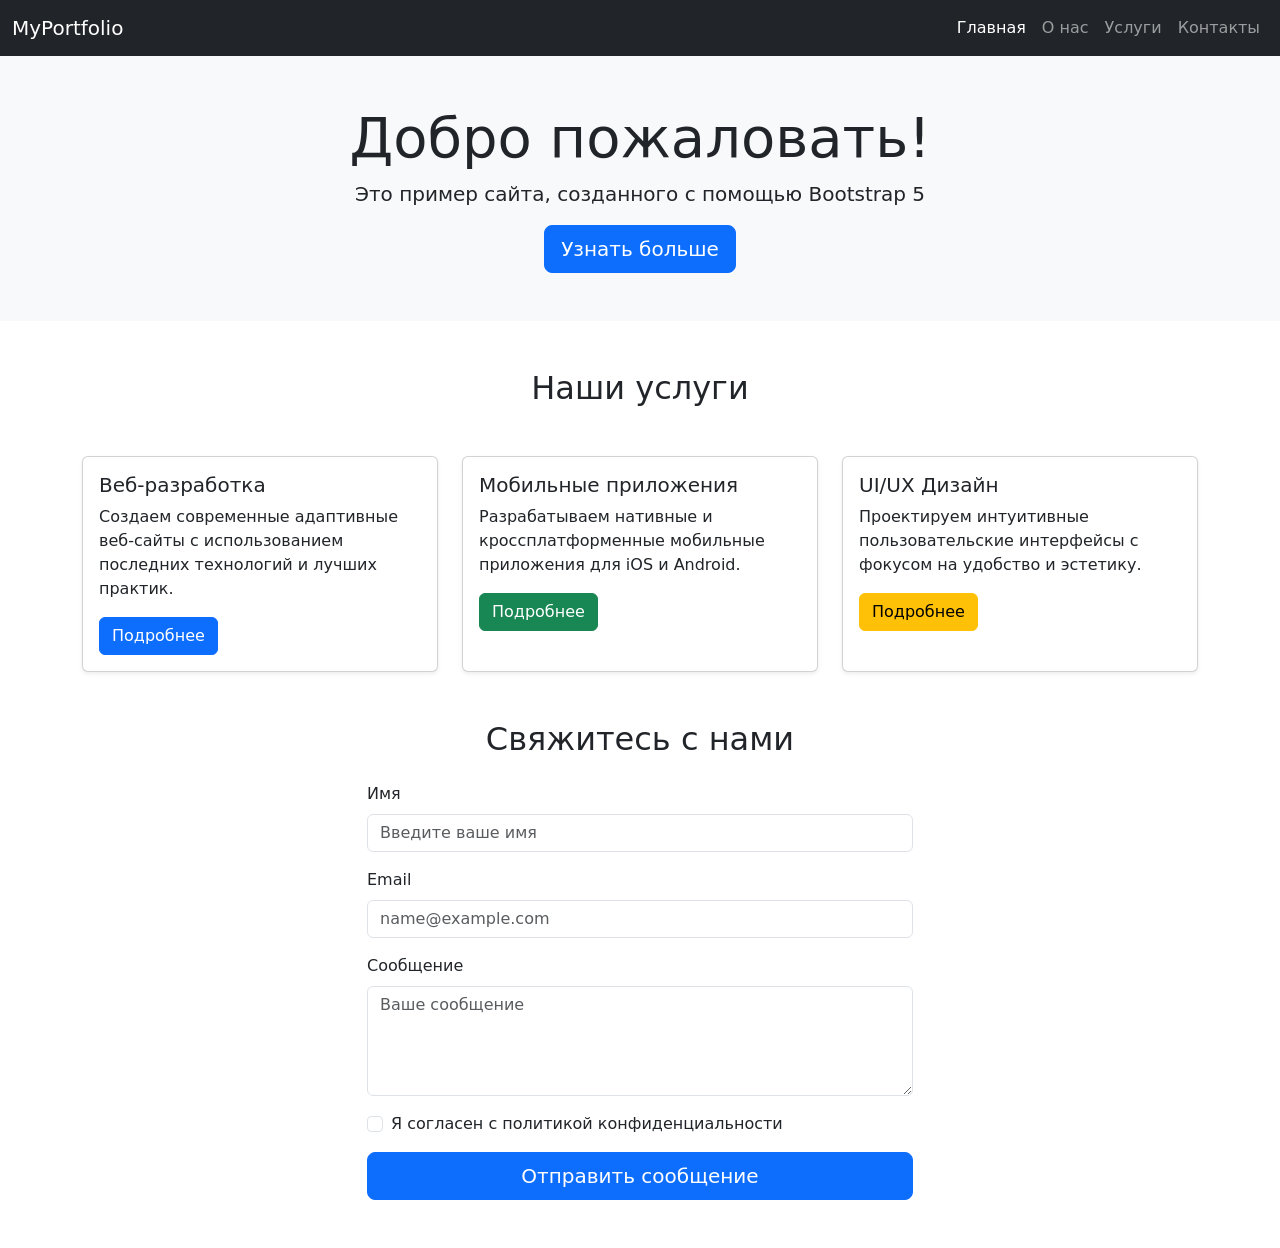
<file: index.html>
<!DOCTYPE html>
<html lang="ru-RU">

<head>
    <meta charset="UTF-8">
    <meta name="viewport" content="width=device-width, initial-scale=1.0">
    <title>Bootstrap Lab - Leontev</title>
    <link href="https://cdn.jsdelivr.net/npm/bootstrap@5.3.8/dist/css/bootstrap.min.css" rel="stylesheet"
        integrity="sha384-sRIl4kxILFvY47J16cr9ZwB07vP4J8+LH7qKQnuqkuIAvNWLzeN8tE5YBujZqJLB" crossorigin="anonymous">

</head>
<!--
<body>
    <div class="container">
        <h1 class="text-center mt-5">Добро пожаловать в Bootstrap</h1>
        <p class="text-center text-muted">Лабораторная работа №10</p>
    </div>
    <script src="https://cdn.jsdelivr.net/npm/bootstrap@5.3.8/dist/js/bootstrap.bundle.min.js"
        integrity="sha384-FKyoEForCGlyvwx9Hj09JcYn3nv7wiPVlz7YYwJrWVcXK/BmnVDxM+D2scQbITxI"
        crossorigin="anonymous"></script>
    <div class="container mt-5">
        <h2 class="mb-4">Примеры Grid System</h2>
        <!  --
        <div class="row mb-4">
            <div class="col bg-primary text-white p-3 border">Колонка 1</div>
            <div class="col bg-secondary text-white p-3 border">Колонка 2</div>
            <div class="col bg-success text-white p-3 border">Колонка 3</div>
        </div>
        <!- --
        <div class="row mb-4">
            <div class="col-4 bg-info text-white p-3 border">4 колонки</div>
            <div class="col-8 bg-warning text-dark p-3 border">8 колонок</div>
        </div>
        <--
        <div class="row mb-4">
            <div class="col-12 col-md-6 col-lg-3 bg-danger text-white p-3 border mb-2">100% → 50% → 25%</div>
            <div class="col-12 col-md-6 col-lg-3 bg-primary text-white p-3 border mb-2">100% → 50% → 25%</div>
            <div class="col-12 col-md-6 col-lg-3 bg-success text-white p-3 border mb-2">100% → 50% → 25%</div>
            <div class="col-12 col-md-6 col-lg-3 bg-warning text-dark p-3 border mb-2">100% → 50% → 25%</div>
        </div>
    </div>
</body>
<!--  -->

<body>
    <!-- Навигационная панель -->
    <nav class="navbar navbar-expand-lg navbar-dark bg-dark">
        <div class="container-fluid">
            <a class="navbar-brand" href="#">MyPortfolio</a>
            <!-- Кнопка для мобильного меню -->
            <button class="navbar-toggler" type="button" data-bs-toggle="collapse" data-bs-target="#navbarNav"
                aria-controls="navbarNav" aria-expanded="false" aria-label="Toggle navigation">
                <span class="navbar-toggler-icon"></span>
            </button>
            <!-- Пункты меню -->
            <div class="collapse navbar-collapse" id="navbarNav">
                <ul class="navbar-nav ms-auto">
                    <li class="nav-item">
                        <a class="nav-link active" href="#home">Главная</a>
                    </li>
                    <li class="nav-item">
                        <a class="nav-link" href="#about">О нас</a>
                    </li>
                    <li class="nav-item">
                        <a class="nav-link" href="#services">Услуги</a>
                    </li>
                    <li class="nav-item">
                        <a class="nav-link" href="#contact">Контакты</a>
                    </li>
                </ul>
            </div>
        </div>
    </nav>
    <!-- Hero секция -->
    <div class="container-fluid bg-light py-5" id="home">
        <div class="container text-center">
            <h1 class="display-4">Добро пожаловать!</h1>
            <p class="lead">Это пример сайта, созданного с помощью Bootstrap 5</p>
            <button class="btn btn-primary btn-lg">Узнать больше</button>
        </div>
    </div>
    <!-- Секция с карточками -->
<div class="container my-5" id="services">
<h2 class="text-center mb-5">Наши услуги</h2>
<div class="row g-4">
<!-- Карточка 1 -->
<div class="col-12 col-md-6 col-lg-4">
<div class="card h-100 shadow-sm">
<div class="card-body">
<h5 class="card-title">Веб-разработка</h5>
<p class="card-text">
Создаем современные адаптивные веб-сайты с использованием
последних технологий и лучших практик.
</p>
<a href="#" class="btn btn-primary">Подробнее</a>
</div>
</div>
</div>
<!-- Карточка 2 -->
<div class="col-12 col-md-6 col-lg-4">
<div class="card h-100 shadow-sm">
<div class="card-body">
<h5 class="card-title">Мобильные приложения</h5>
<p class="card-text">
Разрабатываем нативные и кроссплатформенные мобильные приложения
для iOS и Android.
</p>
<a href="#" class="btn btn-success">Подробнее</a>
</div>
</div>
</div>
<!-- Карточка 3 -->
<div class="col-12 col-md-6 col-lg-4">
<div class="card h-100 shadow-sm">
<div class="card-body">
<h5 class="card-title">UI/UX Дизайн</h5>
<p class="card-text">
Проектируем интуитивные пользовательские интерфейсы с фокусом на
удобство и эстетику.
</p>
<a href="#" class="btn btn-warning">Подробнее</a>
</div>
</div>
</div>
</div>
</div>
<!-- Секция с формой -->
<div class="container my-5" id="contact">
<div class="row justify-content-center">
<div class="col-lg-6">
<h2 class="text-center mb-4">Свяжитесь с нами</h2>
<form id="contactForm" class="needs-validation" novalidate>
<!-- Имя -->
<div class="mb-3">
<label for="name" class="form-label">Имя</label>
<input
type="text"
class="form-control"
id="name"
placeholder="Введите ваше имя"
required
/>
<div class="invalid-feedback">Пожалуйста, введите ваше имя</div>
</div>
<!-- Email -->
<div class="mb-3">
<label for="email" class="form-label">Email</label>
<input
type="email"
class="form-control"
id="email"
placeholder="name@example.com"
required
/>
<div class="invalid-feedback">
Пожалуйста, введите корректный email
</div>
</div>
<!-- Сообщение -->
<div class="mb-3">
<label for="message" class="form-label">Сообщение</label>
<textarea
class="form-control"
id="message"
rows="4"
placeholder="Ваше сообщение"
required
></textarea>
<div class="invalid-feedback">Пожалуйста, введите сообщение</div>
</div>
<!-- Checkbox -->
<div class="mb-3 form-check">
<input
type="checkbox"
class="form-check-input"
id="agree"
required
/>
<label class="form-check-label" for="agree">
Я согласен с политикой конфиденциальности
</label>
<div class="invalid-feedback">
Вы должны согласиться с условиями
</div>
</div>
<!-- Кнопка отправки -->
<div class="d-grid">
<button type="submit" class="btn btn-primary btn-lg">
Отправить сообщение
</button>
</div>
</form>
</div>
</div>
</div>
<script>
// Валидация формы Bootstrap
(function () {
"use strict";
const form = document.getElementById("contactForm");
form.addEventListener(
"submit",
function (event) {
if (!form.checkValidity()) {
event.preventDefault();
event.stopPropagation();
} else {
event.preventDefault();
alert("Форма успешно отправлена!");
form.reset();
form.classList.remove("was-validated");
}
form.classList.add("was-validated");
},
false
);
})();
</script>
</body>

</html>
</file>
